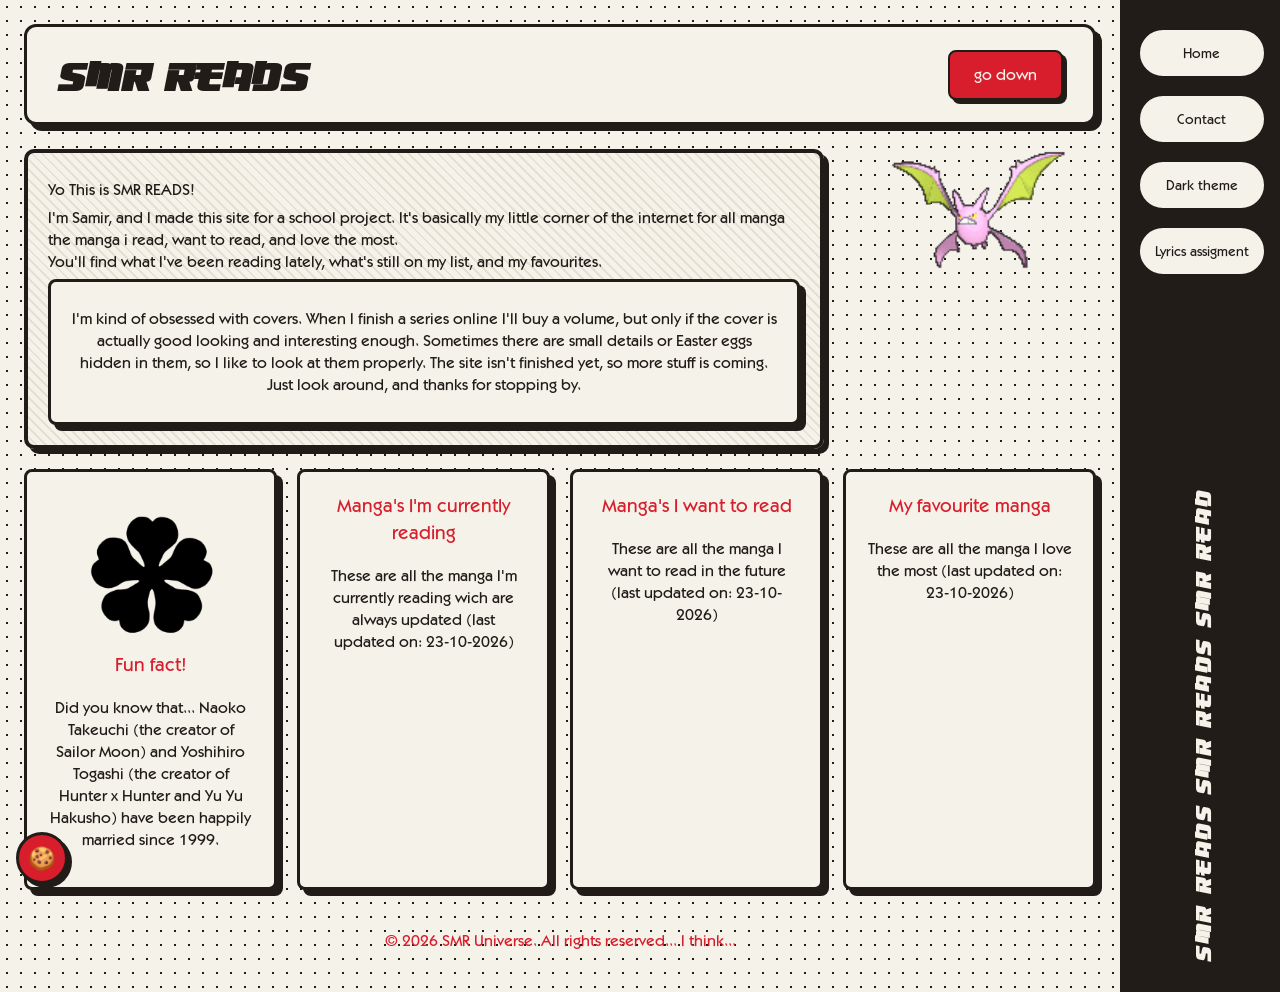
<file: index.html>
<!doctype html>
<html lang="nl">
  <head>
    <meta charset="UTF-8">
    <meta name="viewport" content="width=device-width, initial-scale=1.0">
    <meta name="color-scheme" content="dark light">
    <title>SMR UNIVERSE</title>
    <link rel="stylesheet" href="./assets/style/normal.css">
    <script src="./assets/theme.js"></script>
    <script src="./assets/cookie.js" defer></script>
  </head>

  <body>
    <aside>
      <nav>
        <ul>
          <li><a href="/">Home</a></li>
          <li><a href="/contact.html">Contact</a></li>
          <li><a href="#" id="theme-toggle">Dark theme</a></li>
          <li><a href="/Intergalacticlyrics/intergalactic.html">Lyrics assigment
          </a></li>
        </ul>
      </nav>
      <h1>SMR READS SMR READS SMR READ</h1>
    </aside>

    <header>
      <h2>SMR READS</h2>
      <a id="cta" href="#versions">go down </a>
    </header>

    <main>
      <section class="sectie-plaatje">
        <img src="./assets/style/piccies/crobat.gif" alt="Shiny Crobat" />
      </section>

      <section id="intro-tekst">
        <p>Yo This is SMR READS!</p>
        <p>I'm Samir, and I made this site for a school project. 
          It's basically my little corner of the internet for all manga the manga i read, want to read, and love the most.
          <BR>
          You'll find what I've been reading lately, what's still on my list, and my favourites.</p>
          <article>
        <p>I'm kind of obsessed with covers. When I finish a series online I'll buy a volume, 
          but only if the cover is actually good looking and interesting enough. Sometimes there are small details or Easter eggs hidden in them, so I like to look at them properly.
          The site isn't finished yet, so more stuff is coming. Just look around, and thanks for stopping by.</p>
          </article>
      </section>

      <section id="versions">
        <article>
          <img class="spin" src="assets/style/piccies/blackclover.png" alt="Five leaf clover from black clover" />
          <h3>Fun fact!</h3>
          <p>Did you know that... Naoko Takeuchi (the creator of Sailor Moon) and Yoshihiro Togashi (the creator of Hunter x Hunter and Yu Yu Hakusho) have been happily married since 1999.</p>
        </article>

        <a class="kaart" href="manga-read.html">
          <article>
            <h3>Manga's I'm currently reading</h3>
            <p>These are all the manga I'm currently reading wich are always updated (last updated on: 23-10-2026)</p>
          </article>
        </a>

        <a class="kaart" href="manga-want.html">
          <article>
            <h3>Manga's I want to read</h3>
            <p>These are all the manga I want to read in the future (last updated on: 23-10-2026)</p>
          </article>
        </a>

        <a class="kaart" href="manga-favourite.html">
          <article>
            <h3>My favourite manga</h3>
            <p>These are all the manga I love the most (last updated on: 23-10-2026)</p>
          </article>
        </a>
      </section>
    </main>

    <footer>
      <p>&copy; 2026 SMR Universe. All rights reserved... I think...</p>
    </footer>

    <script>
      document.getElementById("cta").addEventListener("click", (e) => {
        e.preventDefault();
        document.getElementById("versions").scrollIntoView({ behavior: "smooth" });
      });
    </script>
  </body>
</html>
</file>
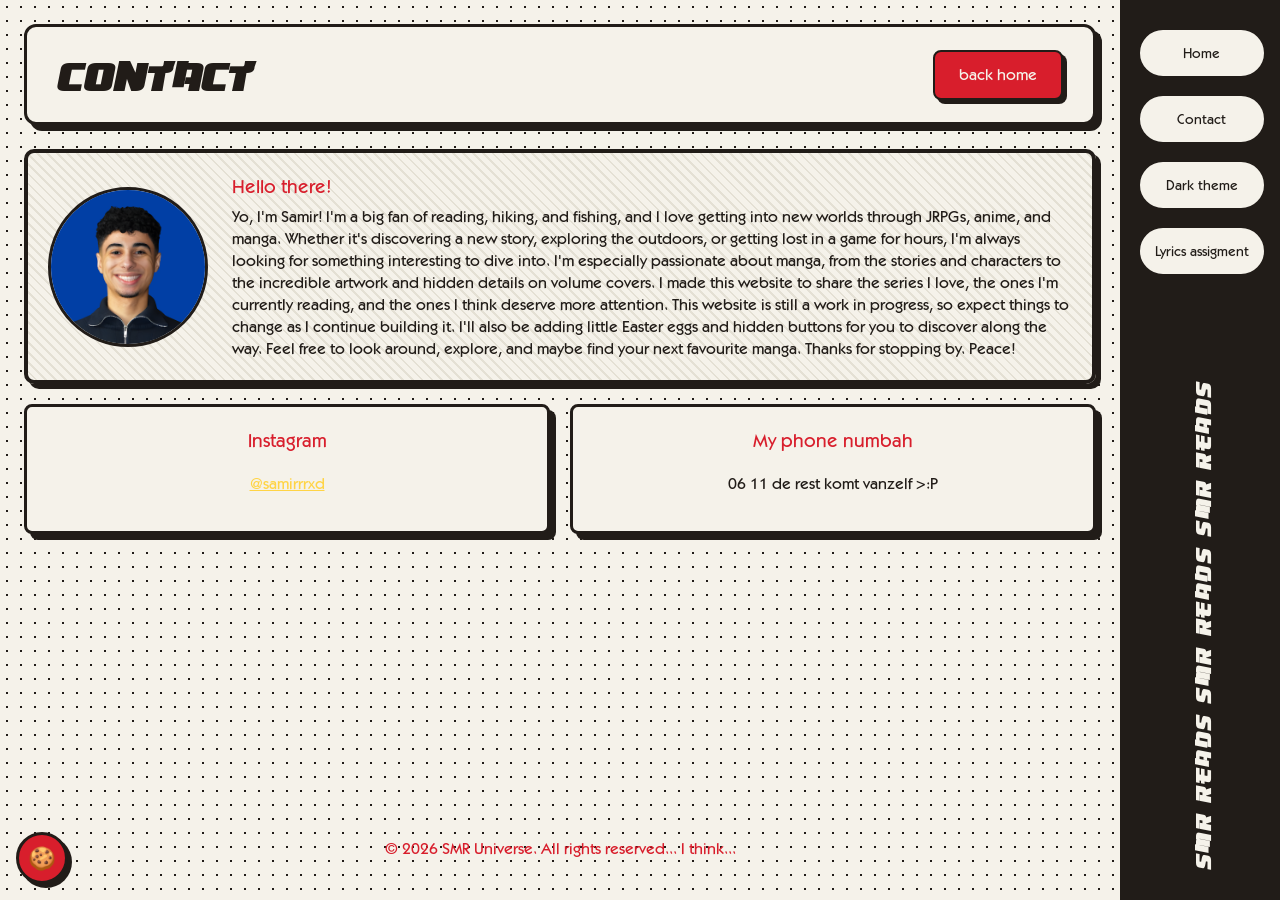
<file: contact.html>
<!doctype html>
<html lang="en">
  <head>
    <meta charset="UTF-8">
    <meta name="viewport" content="width=device-width, initial-scale=1.0">
    <meta name="author" content="Samir">
    <meta name="color-scheme" content="dark light">
    <title>SMR UNIVERSE - Contact</title>
    <link rel="stylesheet" href="./assets/style/normal.css">
    <script src="./assets/theme.js"></script>
    <script src="./assets/cookie.js" defer></script>
    <script
      data-page="https://typesmr.nl"
      src="https://digitaaltuintje.nl/webring.js"
      defer
    ></script>
  </head>

  <body>
    
    <aside>
      <nav>
        <ul>
          <li><a href="/">Home</a></li>
          <li><a href="/contact.html">Contact</a></li>
          <li><a href="#" id="theme-toggle">Dark theme</a></li>
          <li><a href="/Intergalactic lyrics/intergalactic.html">Lyrics assigment
          </a></li>
        </ul>
      </nav>
      <h1>SMR READS SMR READS SMR READS</h1>
    </aside>

    <header>
      <h2>CONTACT</h2>
      <a id="cta" href="/">back home</a>
    </header>

    <main class="lijst">

      <section class="intro-kaart">
        <img class="foto" src="assets/style/piccies/ikke.png" alt="Foto van Samir" />

        <div>
          <h3>Hello there!</h3>
          <p>
            Yo, I'm Samir! I'm a big fan of reading, hiking, and fishing, and I love getting into new worlds through JRPGs, anime, and manga. Whether it's discovering a new story, exploring the outdoors, or getting lost in a game for hours, I'm always looking for something interesting to dive into.

I'm especially passionate about manga, from the stories and characters to the incredible artwork and hidden details on volume covers. I made this website to share the series I love, the ones I'm currently reading, and the ones I think deserve more attention.

This website is still a work in progress, so expect things to change as I continue building it. I'll also be adding little Easter eggs and hidden buttons for you to discover along the way.

Feel free to look around, explore, and maybe find your next favourite manga.

Thanks for stopping by. Peace!
          </p>
        </div>
      </section>

      <section class="contact-grid">
        <article>
          <h3>Instagram</h3>
          <p><a href="https://www.instagram.com/samirrrxd/">@samirrrxd</a></p>
        </article>

        <article>
          <h3>My phone numbah</h3>
          <p>06 11 de rest komt vanzelf &gt;:P</p>
        </article>
      </section>
    </main>

    <footer>
      <p>&copy; 2026 SMR Universe. All rights reserved... I think...</p>
    </footer>
  </body>
</html>
</file>
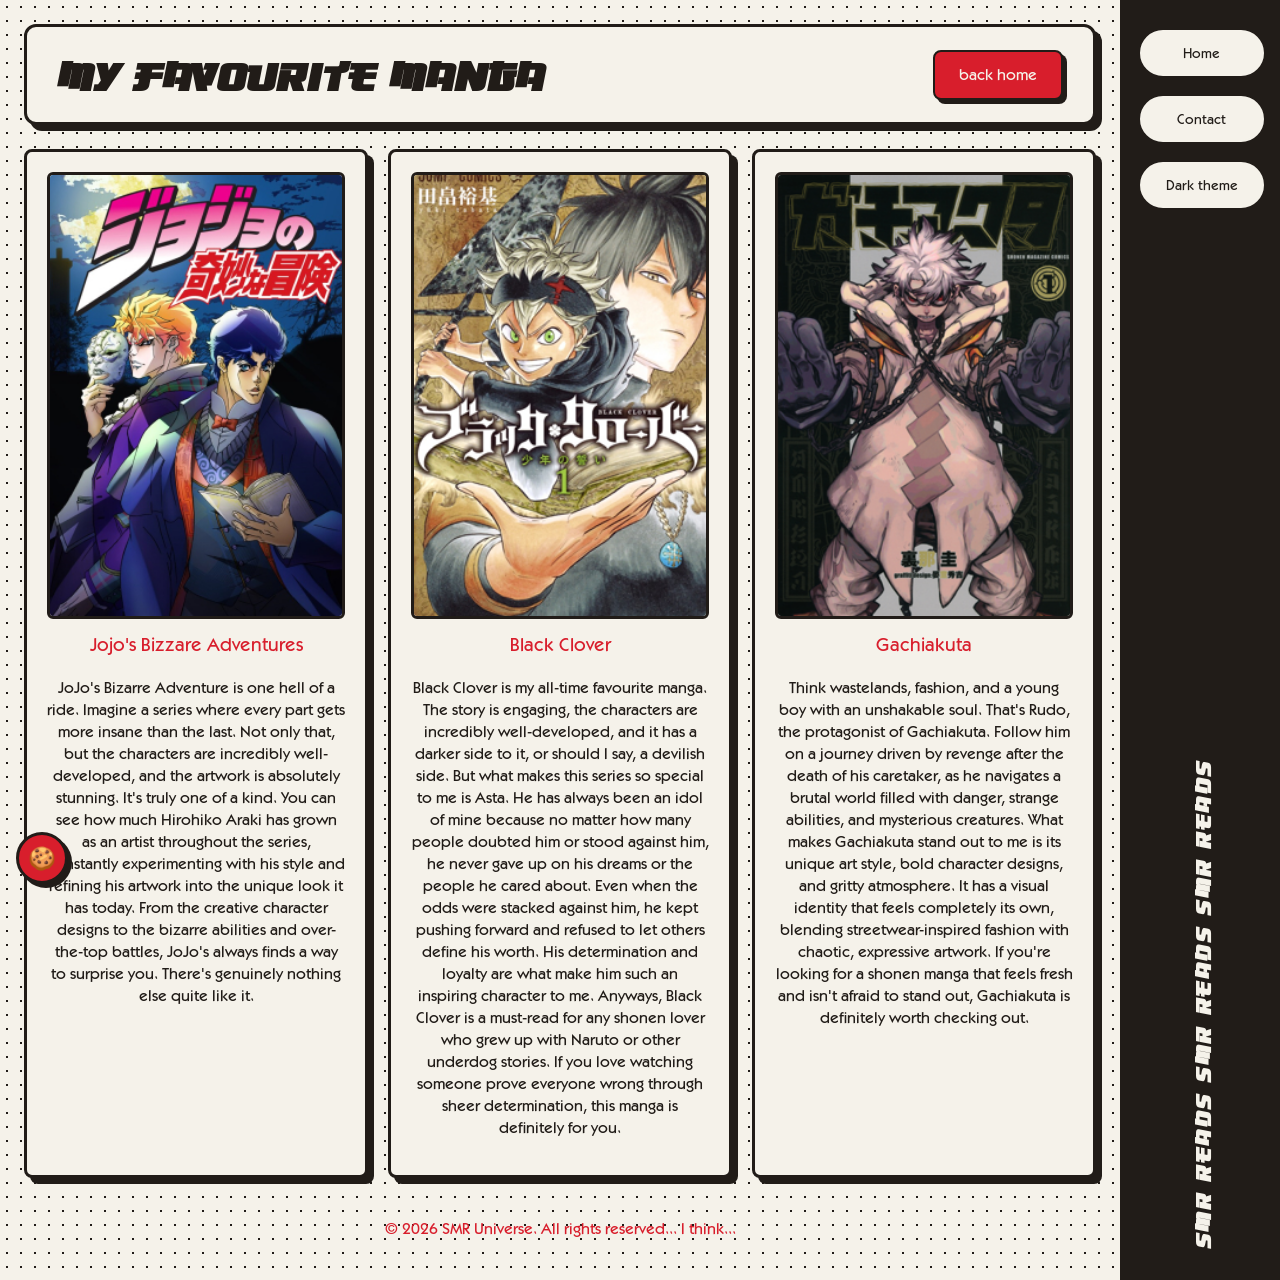
<file: manga-favourite.html>
<!doctype html>
<html lang="nl">
  <head>
    <meta charset="UTF-8">
    <meta name="viewport" content="width=device-width, initial-scale=1.0">
    <meta name="color-scheme" content="dark light">
    <title>SMR UNIVERSE - My favourite manga</title>
    <link rel="stylesheet" href="./assets/style/normal.css">
    <script src="./assets/theme.js"></script>
    <script src="./assets/cookie.js" defer></script>
  </head>

  <body>
    <aside>
      <nav>
        <ul>
          <li><a href="/">Home</a></li>
          <li><a href="/contact.html">Contact</a></li>
          <li><a href="#" id="theme-toggle">Dark theme</a></li>
        </ul>
      </nav>
      <h1>SMR READS SMR READS SMR READS</h1>
    </aside>

    <header>
      <h2>MY FAVOURITE MANGA</h2>
      <a id="cta" href="/">back home</a>
    </header>

    <main class="lijst">
      <section class="manga-grid">

        <article>
          <img src="assets/style/piccies/jojo1.jpg" alt="volume 1 cover van Jojo's Bizarre Adventures" />
          <h3>Jojo's Bizzare Adventures</h3>
          <p>JoJo's Bizarre Adventure is one hell of a ride. 
            Imagine a series where every part gets more insane than the last. 
            Not only that, but the characters are incredibly well-developed, 
            and the artwork is absolutely stunning. It's truly one of a kind. 
            You can see how much Hirohiko Araki has grown as an artist throughout the series, 
            constantly experimenting with his style and refining his artwork into the unique look it has today. 
            From the creative character designs to the bizarre abilities and over-the-top battles, 
            JoJo's always finds a way to surprise you. There's genuinely nothing else quite like it.</p>
        </article>

        <article>
          <img src="assets/style/piccies/black1.jpg" alt="volume 1 cover van Black Clover" />
          <h3>Black Clover</h3>
          <p>Black Clover is my all-time favourite manga. The story is engaging, 
            the characters are incredibly well-developed, and it has a darker side to it, or should I say, 
            a devilish side. But what makes this series so special to me is Asta. 
            He has always been an idol of mine because no matter how many people doubted him or stood against him, 
            he never gave up on his dreams or the people he cared about. Even when the odds were stacked against him, 
            he kept pushing forward and refused to let others define his worth. 
            His determination and loyalty are what make him such an inspiring character to me. 
            Anyways, Black Clover is a must-read for any shonen lover who grew up with Naruto or other underdog stories. 
            If you love watching someone prove everyone wrong through sheer determination, this manga is definitely for you.</p>
        </article>

        <article>
          <img src="assets/style/piccies/gachia1.png" alt="volume 1 cover van Gachiakuta" />
          <h3>Gachiakuta</h3>
          <p>Think wastelands, fashion, and a young boy with an unshakable soul. 
            That's Rudo, the protagonist of Gachiakuta. Follow him on a journey driven by revenge after the death of his caretaker, 
            as he navigates a brutal world filled with danger, strange abilities, and mysterious creatures. 
            What makes Gachiakuta stand out to me is its unique art style, bold character designs, and gritty atmosphere. 
            It has a visual identity that feels completely its own, blending streetwear-inspired fashion with chaotic, 
            expressive artwork. If you're looking for a shonen manga that feels fresh and isn't afraid to stand out, 
            Gachiakuta is definitely worth checking out.
             
          
          </p>
        </article>

      </section>
    </main>

    <footer>
      <p>&copy; 2026 SMR Universe. All rights reserved... I think...</p>
    </footer>
  </body>
</html>
</file>
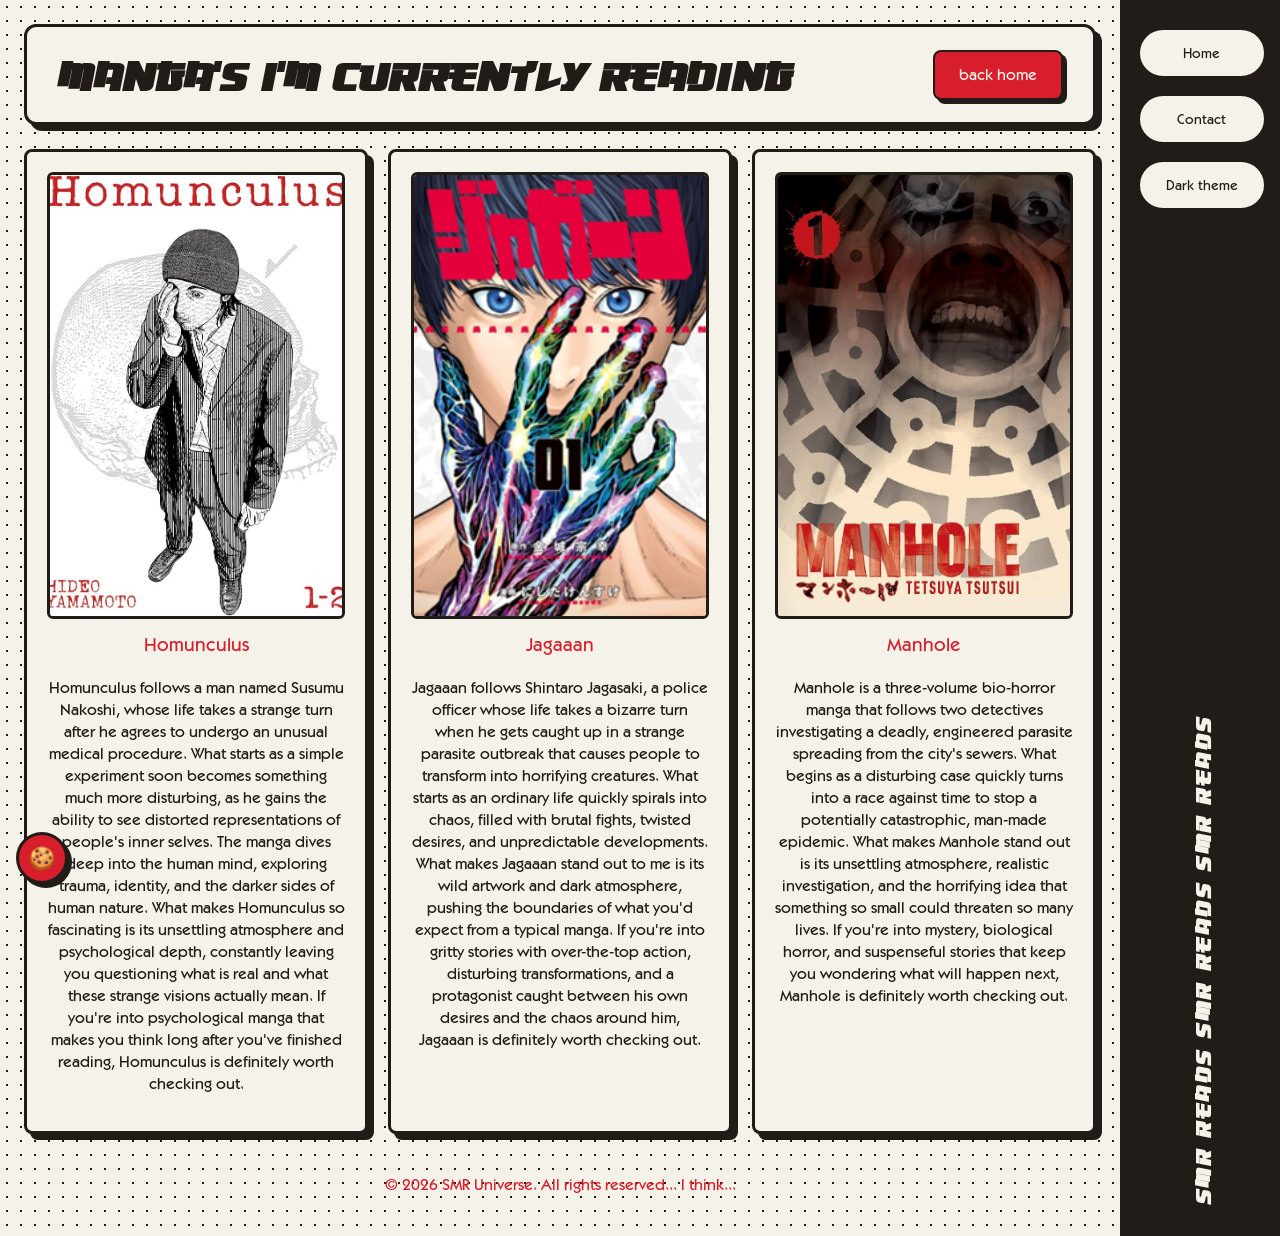
<file: manga-read.html>
<!doctype html>
<html lang="nl">
  <head>
    <meta charset="UTF-8">
    <meta name="viewport" content="width=device-width, initial-scale=1.0">
    <meta name="color-scheme" content="dark light">
    <title>SMR UNIVERSE - Manga's I read</title>
    <link rel="stylesheet" href="./assets/style/normal.css">
    <script src="./assets/theme.js"></script>
    <script src="./assets/cookie.js" defer></script>
  </head>

  <body>
    <aside>
      <nav>
        <ul>
          <li><a href="/">Home</a></li>
          <li><a href="/contact.html">Contact</a></li>
          <li><a href="#" id="theme-toggle">Dark theme</a></li>
        </ul>
      </nav>
      <h1>SMR READS SMR READS SMR READS</h1>
    </aside>

    <header>
      <h2>MANGA'S I'm currently reading</h2>
      <a id="cta" href="/">back home</a>
    </header>

    <main class="lijst">
      <section class="manga-grid">

        <article>
          <img src="assets/style/piccies/homunculus1.jpg" alt="volume 1 cover van Homunculus" />
          <h3>Homunculus</h3>
          <p>Homunculus follows a man named Susumu Nakoshi, 
            whose life takes a strange turn after he agrees to undergo an unusual medical procedure. 
            What starts as a simple experiment soon becomes something much more disturbing, 
            as he gains the ability to see distorted representations of people's inner selves. 
            The manga dives deep into the human mind, exploring trauma, 
            identity, and the darker sides of human nature. 
            What makes Homunculus so fascinating is its unsettling atmosphere and psychological depth, 
            constantly leaving you questioning what is real and what these strange visions actually mean. 
            If you're into psychological manga that makes you think long after you've finished reading, 
            Homunculus is definitely worth checking out.</p>
        </article>

        <article>
          <img src="assets/style/piccies/jagaaan1.png" alt="volume 1 cover van Jagaaan" />
          <h3>Jagaaan</h3>
          <p>Jagaaan follows Shintaro Jagasaki, 
            a police officer whose life takes a bizarre turn when he gets caught up in a strange parasite outbreak that causes people to transform into horrifying creatures. 
            What starts as an ordinary life quickly spirals into chaos, filled with brutal fights, 
            twisted desires, and unpredictable developments. 
            What makes Jagaaan stand out to me is its wild artwork and dark atmosphere, 
            pushing the boundaries of what you'd expect from a typical manga. If you're into gritty stories with over-the-top action, 
            disturbing transformations, and a protagonist caught between his own desires and the chaos around him, 
            Jagaaan is definitely worth checking out.</p>
        </article>

        <article>
          <img src="assets/style/piccies/manhole1.jpg" alt="volume 1 cover van Manhole" />
          <h3>Manhole</h3>
          <p>Manhole is a three-volume bio-horror manga that follows two detectives investigating a deadly, 
            engineered parasite spreading from the city's sewers. 
            What begins as a disturbing case quickly turns into a race against time to stop a potentially catastrophic, 
            man-made epidemic. What makes Manhole stand out is its unsettling atmosphere, 
            realistic investigation, and the horrifying idea that something so small could threaten so many lives. 
            If you're into mystery, biological horror, and suspenseful stories that keep you wondering what will happen next, 
            Manhole is definitely worth checking out.</p>
        </article>

      </section>
    </main>

    <footer>
      <p>&copy; 2026 SMR Universe. All rights reserved... I think...</p>
    </footer>
  </body>
</html>
</file>
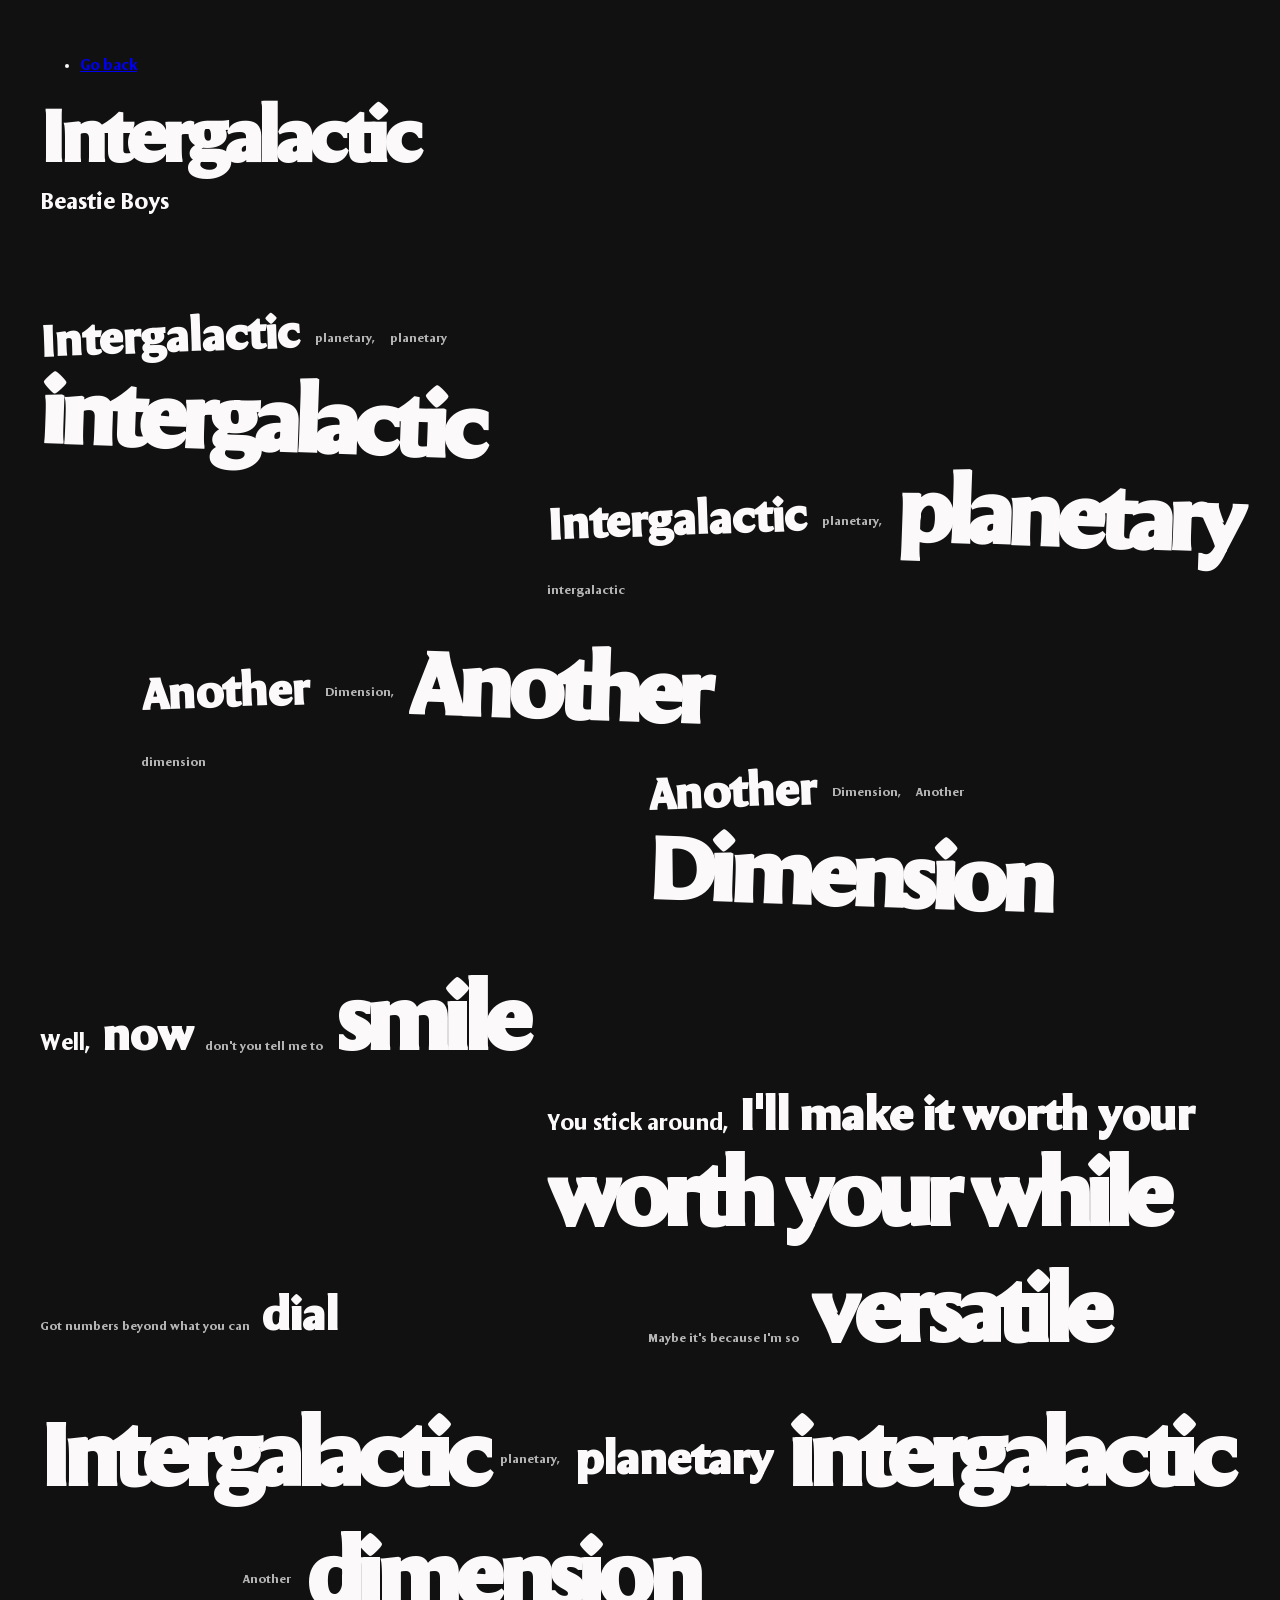
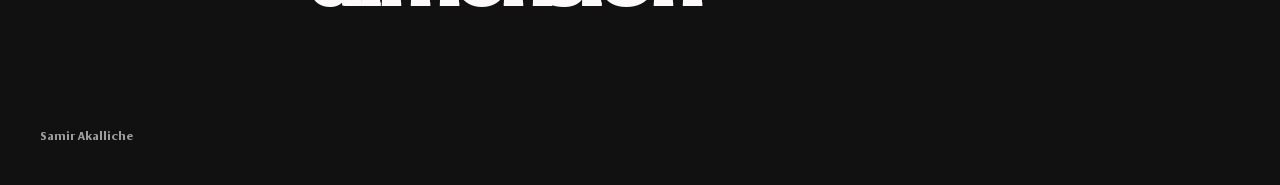
<file: Intergalactic lyrics/intergalactic.html>
<!DOCTYPE html>
<html lang="en">
<head>
  <meta charset="UTF-8">
  <meta name="viewport" content="width=device-width, initial-scale=1.0">

  <title>Intergalactic</title>

  <link rel="stylesheet" href="intergalactic.css">

  <meta name="copyright" content="Design by Samir Akalliche">
  <meta name="description" content="Intergalactic">
</head>

<body>

  <aside>
      <nav>
        <ul>
          <li><a href="/">Go back</a></li>
        </ul>
      </nav>
    </aside>

  <header>
    <h1>Intergalactic</h1>
    <p>Beastie Boys</p>
  </header>

  <main>

    <section class="intro">

      <p class="flow">
        <span class="big">Intergalactic</span>
        <span class="small">planetary,</span>
        <span class="small">planetary</span>
        <span class="huge">intergalactic</span>
      </p>

      <p class="flow">
        <span class="big">Intergalactic</span>
        <span class="small">planetary,</span>
        <span class="huge">planetary</span>
        <span class="small">intergalactic</span>
      </p>

    </section>

    <section class="intro">

      <p class="flow">
        <span class="big">Another</span>
        <span class="small">Dimension,</span>
        <span class="huge">Another</span>
        <span class="small">dimension</span>
      </p>

      <p class="flow">
        <span class="big">Another</span>
        <span class="small">Dimension,</span>
        <span class="small">Another</span>
        <span class="huge">Dimension</span>
      </p>

    </section>



    <section class="verse">

      <p>
        <span class="normal">Well,</span>
        <span class="big">now</span>
        <span class="small">don't you tell me to</span>
        <span class="huge">smile</span>
      </p>

      <p>
        <span class="normal">You stick around,</span>
        <span class="big">I'll make it worth your</span>
        <span class="huge">worth your while</span>
      </p>

      <p>
        <span class="small">Got numbers beyond what you can</span>
        <span class="big">dial</span>
      </p>

      <p>
        <span class="small">Maybe it's because I'm so</span>
        <span class="huge">versatile</span>
      </p>

    </section>

    <section class="chorus">

      <p>
        <span class="huge">Intergalactic</span>
        <span class="small">planetary,</span>
        <span class="big">planetary</span>
        <span class="huge">intergalactic</span>
      </p>

      <p>
        <span class="small">Another</span>
        <span class="huge">dimension</span>
      </p>

    </section>

  </main>

  <footer>
    Samir Akalliche
  </footer>

</body>
</html>
</file>
<file: assets/style/normal.css>
@font-face {
  font-family: "ITCKabelStdMedium";
  src: url("../type/ITCKabelStdMedium.TTF") format("truetype");
  font-weight: 800;
}

@font-face {
  font-family: "OsakaRe";
  src: url("../type/osaka-re.ttf") format("truetype");
  font-weight: normal;
  font-style: normal;
}

:root {
  --side: 160px;
  color-scheme: dark;
  color: #211c18;
  background: #d8c9a8;
}

* {
  box-sizing: border-box;
}

html {
  scroll-behavior: smooth;
}

/* LAYOUT */

body {
  display: grid;
  grid-template-columns: 1fr var(--side);
  grid-template-rows: auto 1fr auto;
  grid-template-areas:
    "kop     zijbalk"
    "inhoud  zijbalk"
    "voet    zijbalk";
  min-height: 100vh;
  margin: 0;
  font-family: "ITCKabelStdMedium", system-ui;
  background:
    radial-gradient(circle, #211c18 1.5px, transparent 1.5px) 0 0/14px 14px,
    #f5f2ea;
}

/* ZIJBALK */

aside {
  grid-area: zijbalk;
  display: grid;
  grid-template-rows: 1fr auto;
  justify-items: center;
  gap: 24px;
  padding: 30px 0;
  border-left: 3px solid #211c18;
  background: #211c18;
}

aside nav ul {
  display: grid;
  gap: 20px;
  margin: 0;
  padding: 0;
  list-style: none;
}

aside nav a {
  display: grid;
  place-items: center;
  width: 124px;
  height: 46px;
  padding: 0 8px;
  color: #211c18;
  font-size: .9rem;
  text-decoration: none;
  border: 2px solid #f5f2ea;
  border-radius: 999px;
  background: #f5f2ea;
  transition:
    transform .2s ease,
    background .2s ease,
    color .2s ease;
}

aside nav a:hover {
  background: #d81e2c;
  border-color: #d81e2c;
  color: #f5f2ea;
  transform: scale(1.1) rotate(-3deg);
}

aside h1 {
  margin: 0;
  writing-mode: vertical-rl;
  transform: rotate(180deg);
  color: #f5f2ea;
  font-size: clamp(1.2rem, 2vw, 1.8rem);
  letter-spacing: .1em;
}

/* KOP */

header {
  grid-area: kop;
  display: grid;
  grid-template-columns: 1fr auto;
  align-items: center;
  gap: 16px;
  margin: 24px 24px 0;
  padding: 20px 30px;
  border: 3px solid #211c18;
  border-radius: 12px;
  background: #f5f2ea;
  box-shadow: 6px 6px 0 #211c18;
}

header h2 {
  margin: 0;
  color: #211c18;
  font-size: 3rem;
}

h1,
h2 {
  font-family: "OsakaRe", serif;
}

/* CTA BUTTON */

#cta {
  padding: 12px 24px;
  color: #f5f2ea;
  text-decoration: none;
  font-weight: bold;
  background: #d81e2c;
  border: 2px solid #211c18;
  border-radius: 8px;
  box-shadow: 4px 4px 0 #211c18;
  transition:
    transform .15s ease,
    box-shadow .15s ease,
    background .15s ease;
}

#cta:hover {
  background: #a5121d;
  transform: translate(-2px, -2px) rotate(-2deg);
  box-shadow: 6px 6px 0 #211c18;
}

#cta:active {
  transform: translate(2px, 2px);
  box-shadow: 1px 1px 0 #211c18;
}

/* COOKIE KNOP + PANEEL
   De popup en popupknoppen blijven ongewijzigd. */

#cookie-toggle {
  position: fixed;
  bottom: 1rem;
  left: 1rem;
  z-index: 10000;
  width: 52px;
  height: 52px;
  padding: 0;
  font-size: 1.4rem;
  background: #d81e2c;
  border: 3px solid #211c18;
  border-radius: 50%;
  box-shadow: 4px 4px 0 #211c18;
  cursor: pointer;
  transition: transform .2s ease;
}

#cookie-toggle:hover {
  transform: rotate(-8deg) scale(1.08);
}

#cookie-popup {
  position: fixed;
  bottom: 5rem;
  left: 1rem;
  z-index: 9999;
  width: min(22rem, calc(100vw - 2rem));
  padding: 1rem;
  color: #fff;
  background: #211c18;
  border: 3px solid #d81e2c;
  border-radius: 8px;
  box-shadow: 6px 6px 0 #84121c;
}

#cookie-popup[hidden] {
  display: none;
}

#cookie-popup .cookie-head {
  display: flex;
  justify-content: space-between;
  align-items: center;
}

#cookie-popup h2 {
  margin: 0;
}

#cookie-close {
  width: 32px;
  height: 32px;
  padding: 0;
  color: #f5f2ea;
  background: transparent;
  border: 2px solid #f5f2ea;
  border-radius: 6px;
  cursor: pointer;
}

#cookie-popup details {
  margin: .5rem 0;
  padding: .4rem .7rem;
  border: 2px solid #f5f2ea;
  border-radius: 6px;
}

#cookie-popup summary {
  cursor: pointer;
}

#cookie-popup ul {
  margin: .4rem 0 .2rem;
  padding-left: 1.1rem;
}

#cookie-popup .cookie-actions {
  display: flex;
  gap: .5rem;
  margin-top: .7rem;
}

#cookie-popup .cookie-actions button {
  flex: 1;
  padding: .6rem 1rem;
  color: #211c18;
  background: #97d81e;
  border: 0;
  border-radius: .35rem;
  cursor: pointer;
}

#cookie-popup #cookie-reject {
  color: #fff;
  background: #d81e2c;
}

/* INHOUD */

main {
  grid-area: inhoud;
  display: grid;
  grid-template-columns: minmax(0, 1fr) 240px;
  grid-template-rows: 1fr auto;
  grid-template-areas:
    "tekst    plaatje"
    "overzicht overzicht";
  gap: 20px 2rem;
  margin: 24px;
  align-items: start;
}

.sectie-plaatje {
  grid-area: plaatje;
  width: 100%;
  min-height: 220px;
  display: flex;
  justify-content: center;
  align-items: flex-start;
}

.sectie-plaatje img {
  display: block;
  width: 220px;
  max-width: 100%;
  height: auto;
  object-fit: contain;
}

#intro-tekst {
  grid-area: tekst;
  padding: 20px;
  border: 4px solid #211c18;
  border-radius: 10px;
  background: repeating-linear-gradient(
    45deg,
    #f5f2ea 0,
    #f5f2ea 5px,
    #e4e0d4 5px,
    #e4e0d4 7px
  );
  box-shadow: 5px 5px 0 #211c18;
}

#intro-tekst p {
  margin: 6px 0;
}

#versions {
  grid-area: overzicht;
  display: grid;
  grid-template-columns: repeat(auto-fit, minmax(160px, 1fr));
  gap: 20px;
}

/* KAARTEN */

article {
  padding: 20px;
  border: 3px solid #211c18;
  border-radius: 8px;
  background: #f5f2ea;
  box-shadow: 6px 6px 0 #211c18;
  text-align: center;
  transition:
    transform .2s ease,
    box-shadow .2s ease,
    background .2s ease;
}

article:hover {
  transform: translateY(-6px) rotate(-1deg);
  background: #fffdf7;
  box-shadow: 6px 6px 0 #d81e2c;
}

h3 {
  margin-top: 0;
  color: #d81e2c;
}

/* KLIKBARE KAARTEN */

.kaart {
  display: block;
  color: inherit;
  text-decoration: none;
  border-radius: 8px;
}

.kaart article {
  height: 100%;
}

.kaart:active article {
  transform: translate(3px, 3px);
  box-shadow: 2px 2px 0 #211c18;
}

.kaart:focus-visible {
  outline: 3px solid #d81e2c;
  outline-offset: 4px;
}

/* VOET */

footer {
  grid-area: voet;
  margin: 0 24px 24px;
  color: #d81e2c;
  text-align: center;
  font-weight: 700;
}

img,
svg,
video {
  display: block;
  max-width: 100%;
  height: auto;
}

button,
summary {
  cursor: pointer;
}

button,
input,
select,
textarea {
  font: inherit;
}

/* MOBIEL */

@media (max-width: 700px) {
  :root {
    --side: clamp(100px, 25vw, 160px);
  }

  body {
    min-width: 0;
    grid-template-columns: minmax(0, 1fr) var(--side);
  }

  aside {
    padding: 16px 4px;
    border-left: 2px solid #211c18;
  }

  aside nav ul {
    gap: 14px;
  }

  aside nav a {
    width: clamp(84px, 21vw, 124px);
    height: 44px;
    padding: 0 4px;
    font-size: clamp(.65rem, 2.8vw, .9rem);
  }

  aside h1 {
    text-align: center;
    font-size: clamp(.9rem, 3.5vw, 1.25rem);
  }

  header {
    grid-template-columns: minmax(0, 1fr) auto;
    gap: 8px;
    margin: 12px 8px 0;
    padding: clamp(10px, 3vw, 16px);
  }

  header h2 {
    font-size: clamp(1.25rem, 6vw, 2.5rem);
    overflow-wrap: anywhere;
  }

  #cta {
    display: block;
    padding: 8px clamp(8px, 3vw, 16px);
    text-align: center;
    font-size: clamp(.7rem, 2.8vw, 1rem);
  }

  main {
    grid-template-columns: minmax(0, 1fr) minmax(80px, 30%);
    grid-template-rows: auto auto;
    grid-template-areas:
      "tekst plaatje"
      "overzicht overzicht";
    gap: 12px;
    margin: 12px 8px;
  }

  .sectie-plaatje {
    min-height: 0;
  }

  .sectie-plaatje img {
    width: min(220px, 100%);
  }

  #intro-tekst,
  article {
    padding: 16px;
  }

  #versions {
    grid-template-columns: repeat(
      auto-fit,
      minmax(min(100%, 130px), 1fr)
    );
    gap: 12px;
  }

  footer {
    margin: 0 8px 12px;
  }
}

/* MANGA PAGINA'S */

main.lijst {
  display: block;
}

.manga-grid {
  display: grid;
  grid-template-columns: repeat(auto-fit, minmax(200px, 1fr));
  gap: 20px;
}

.manga-grid img,
.plaatje-leeg {
  width: 100%;
  aspect-ratio: 2 / 3;
  object-fit: cover;
  margin-bottom: 12px;
  border: 3px solid #211c18;
  border-radius: 6px;
}

.plaatje-leeg {
  display: grid;
  place-items: center;
  background: #e4e0d4;
  font-size: .8rem;
}

/* KLAVER SPIN */

.spin {
  transition: transform .4s ease;
}

.spin:hover {
  animation: spin 1s linear infinite;
  transform-origin: center;
}

@keyframes spin {
  to {
    transform: rotate(360deg);
  }
}

@media (prefers-reduced-motion: reduce) {
  .spin:hover {
    animation: none;
  }
}

/* CONTACT */

.intro-kaart {
  display: flex;
  gap: 1.5rem;
  align-items: center;
  padding: 20px;
  margin-bottom: 20px;
  border: 4px solid #211c18;
  border-radius: 10px;
  box-shadow: 5px 5px 0 #211c18;
  background: repeating-linear-gradient(
    45deg,
    #f5f2ea 0,
    #f5f2ea 5px,
    #e4e0d4 5px,
    #e4e0d4 7px
  );
}

.intro-kaart h3 {
  margin: 0 0 6px;
}

.intro-kaart p {
  margin: 0;
}

.foto {
  width: 160px;
  height: 160px;
  flex-shrink: 0;
  object-fit: cover;
  border-radius: 50%;
  border: 3px solid #211c18;
}

.contact-grid {
  display: grid;
  grid-template-columns: repeat(auto-fit, minmax(220px, 1fr));
  gap: 20px;
}

.contact-grid a {
  color: #ffd446;
}

@media (max-width: 600px) {
  .intro-kaart {
    flex-direction: column;
    text-align: center;
  }
}

/* DARK MODE */

html[data-theme="dark"] {
  color: #f5f2ea;
}

html[data-theme="dark"] body {
  background:
    radial-gradient(circle, #f5f2ea 1.5px, transparent 1.5px) 0 0/14px 14px,
    #211c18;
}

/* ZIJBALK */

html[data-theme="dark"] aside {
  background: #f5f2ea;
  border-left-color: #f5f2ea;
}

html[data-theme="dark"] aside h1 {
  color: #211c18;
}

html[data-theme="dark"] aside nav a {
  background: #211c18;
  border-color: #211c18;
  color: #f5f2ea;
}

html[data-theme="dark"] aside nav a:hover {
  background: #ffd446;
  border-color: #ffd446;
  color: #211c18;
  transform: scale(1.1) rotate(-3deg);
}

/* KOP EN KAARTEN */

html[data-theme="dark"] header,
html[data-theme="dark"] article {
  background: #2e2823;
  border-color: #f5f2ea;
  box-shadow: 6px 6px 0 #f5f2ea;
}

html[data-theme="dark"] header h2 {
  color: #f5f2ea;
}

html[data-theme="dark"] article:hover {
  background: #3a332d;
  box-shadow: 6px 6px 0 #ffd446;
}

/* CTA HOVER IN DARK MODE */

html[data-theme="dark"] #cta {
  color: #211c18;
  background: #ffd446;
  border-color: #211c18;
  box-shadow: 4px 4px 0 #f5f2ea;
}

html[data-theme="dark"] #cta:hover {
  color: #211c18;
  background: #ffe680;
  transform: translate(-2px, -2px) rotate(-2deg);
  box-shadow: 6px 6px 0 #f5f2ea;
}

html[data-theme="dark"] #cta:active {
  transform: translate(2px, 2px);
  box-shadow: 1px 1px 0 #f5f2ea;
}

/* INTRO EN CONTACTKAART */

html[data-theme="dark"] #intro-tekst,
html[data-theme="dark"] .intro-kaart {
  border-color: #f5f2ea;
  box-shadow: 5px 5px 0 #f5f2ea;
  background: repeating-linear-gradient(
    45deg,
    #2e2823 0,
    #2e2823 5px,
    #373029 5px,
    #373029 7px
  );
}

/* MANGA AFBEELDINGEN */

html[data-theme="dark"] .manga-grid img,
html[data-theme="dark"] .plaatje-leeg,
html[data-theme="dark"] .foto {
  border-color: #f5f2ea;
}

html[data-theme="dark"] .plaatje-leeg {
  background: #373029;
}

/* GELE ACCENTEN IN DARK MODE */

html[data-theme="dark"] h3 {
  color: #ffd446;
}

html[data-theme="dark"] footer {
  color: #ffd446;
}

html[data-theme="dark"] .contact-grid a {
  color: #ffd446;
}

html[data-theme="dark"] .kaart:focus-visible {
  outline-color: #ffd446;
}

/* COOKIEKNOP LINKSONDER
   Alleen deze knop wordt geel.
   Cookie-popup en de knoppen daarin blijven hetzelfde. */

html[data-theme="dark"] #cookie-toggle {
  background: #ffd446;
  border-color: #211c18;
  box-shadow: 4px 4px 0 #211c18;
  transition: transform .2s ease;
}

html[data-theme="dark"] #cookie-toggle:hover {
  background: #ffe680;
  transform: rotate(-8deg) scale(1.08);
}

/* ANIMATIES RESPECTEREN TOEGANKELIJKHEIDSINSTELLINGEN */

@media (prefers-reduced-motion: reduce) {
  .spin:hover {
    animation: none;
  }
}
</file>
<file: Intergalactic lyrics/intergalactic.css>
@font-face {
  font-family: "Seraphs";
  src: url("font/SeraphsVF.woff2") format("woff2");
}

* {
  box-sizing: border-box;
}

body {
  margin: 0;
  padding: 40px;
  font-family: "Seraphs", sans-serif;
  background: #111111;
  color: rgb(251, 249, 249);
  overflow-x: hidden;
}

header {
  margin-bottom: 100px;
}

header h1 {
  margin: 0;
  font-size: 5rem;
  font-weight: 900;
  letter-spacing: -0.05em;
}

header p {
  margin: 0;
  font-size: 1.5rem;
  font-weight: 300;
}

main {
  max-width: 1200px;
  margin: auto;
}

p {
  margin: 20px 0;
  line-height: 1;
}

.normal {
  font-size: 1.5rem;
  font-weight: 400;
}

.small {
  font-size: 0.8rem;
  font-weight: 300;
  opacity: 0.7;
}

.big {
  font-size: 3rem;
  font-weight: 700;
}

.huge {
  font-size: 6rem;
  font-weight: 900;
  letter-spacing: -0.06em;
}

.flow {
  display: flex;
  align-items: center;
  gap: 15px;
  flex-wrap: wrap;
  margin: 30px 0;
}

.flow .big {
  transform: rotate(-2deg);
}

.flow .huge {
  transform: rotate(2deg);
}

.verse {
  margin-top: 150px;
}

.verse p {
  display: flex;
  align-items: baseline;
  gap: 12px;
  flex-wrap: wrap;
}

.chorus {
  margin-top: 150px;
  margin-bottom: 200px;
}

.chorus p {
  display: flex;
  align-items: center;
  gap: 15px;
  flex-wrap: wrap;
}

footer {
  margin-top: 100px;
  font-size: 0.8rem;
  font-weight: 300;
  opacity: 0.6;
}

main {
  display: grid;
  gap: 48px;
}

.intro,
.verse,
.chorus {
  display: grid;
  grid-template-columns: repeat(12, minmax(0, 1fr));
  align-items: center;
  column-gap: 16px;
}

.intro .flow {
  min-width: 0;
  margin: 0;
}

.intro:first-child .flow:first-child {
  grid-column: 1 / 9;
}

.intro:first-child .flow:last-child {
  grid-column: 6 / 13;
}

.intro:nth-of-type(2) .flow:first-child {
  grid-column: 2 / 8;
}

.intro:nth-of-type(2) .flow:last-child {
  grid-column: 7 / 13;
}

.verse {
  row-gap: 20px;
  margin-top: 0;
}

.verse p {
  margin: 0;
}

.verse p:nth-of-type(1) {
  grid-column: 1 / 8;
}

.verse p:nth-of-type(2) {
  grid-column: 6 / 13;
}

.verse p:nth-of-type(3) {
  grid-column: 1 / 7;
}

.verse p:nth-of-type(4) {
  grid-column: 7 / 13;
}

.chorus {
  row-gap: 24px;
  margin-top: 0;
  margin-bottom: 0;
}

.chorus p {
  margin: 0;
}

.chorus p:first-of-type {
  grid-column: 1 / 13;
}

.chorus p:last-of-type {
  grid-column: 3 / 11;
}

@media (max-width: 700px) {
  main {
    gap: 36px;
  }

  .intro,
  .verse,
  .chorus {
    grid-template-columns: 1fr;
    row-gap: 18px;
  }

  .intro .flow,
  .intro:first-child .flow:first-child,
  .intro:first-child .flow:last-child,
  .intro:nth-of-type(2) .flow:first-child,
  .intro:nth-of-type(2) .flow:last-child,
  .verse p:nth-of-type(1),
  .verse p:nth-of-type(2),
  .verse p:nth-of-type(3),
  .verse p:nth-of-type(4),
  .chorus p:first-of-type,
  .chorus p:last-of-type {
    grid-column: 1;
  }

  .verse p {
    gap: 8px;
  }
}
</file>
